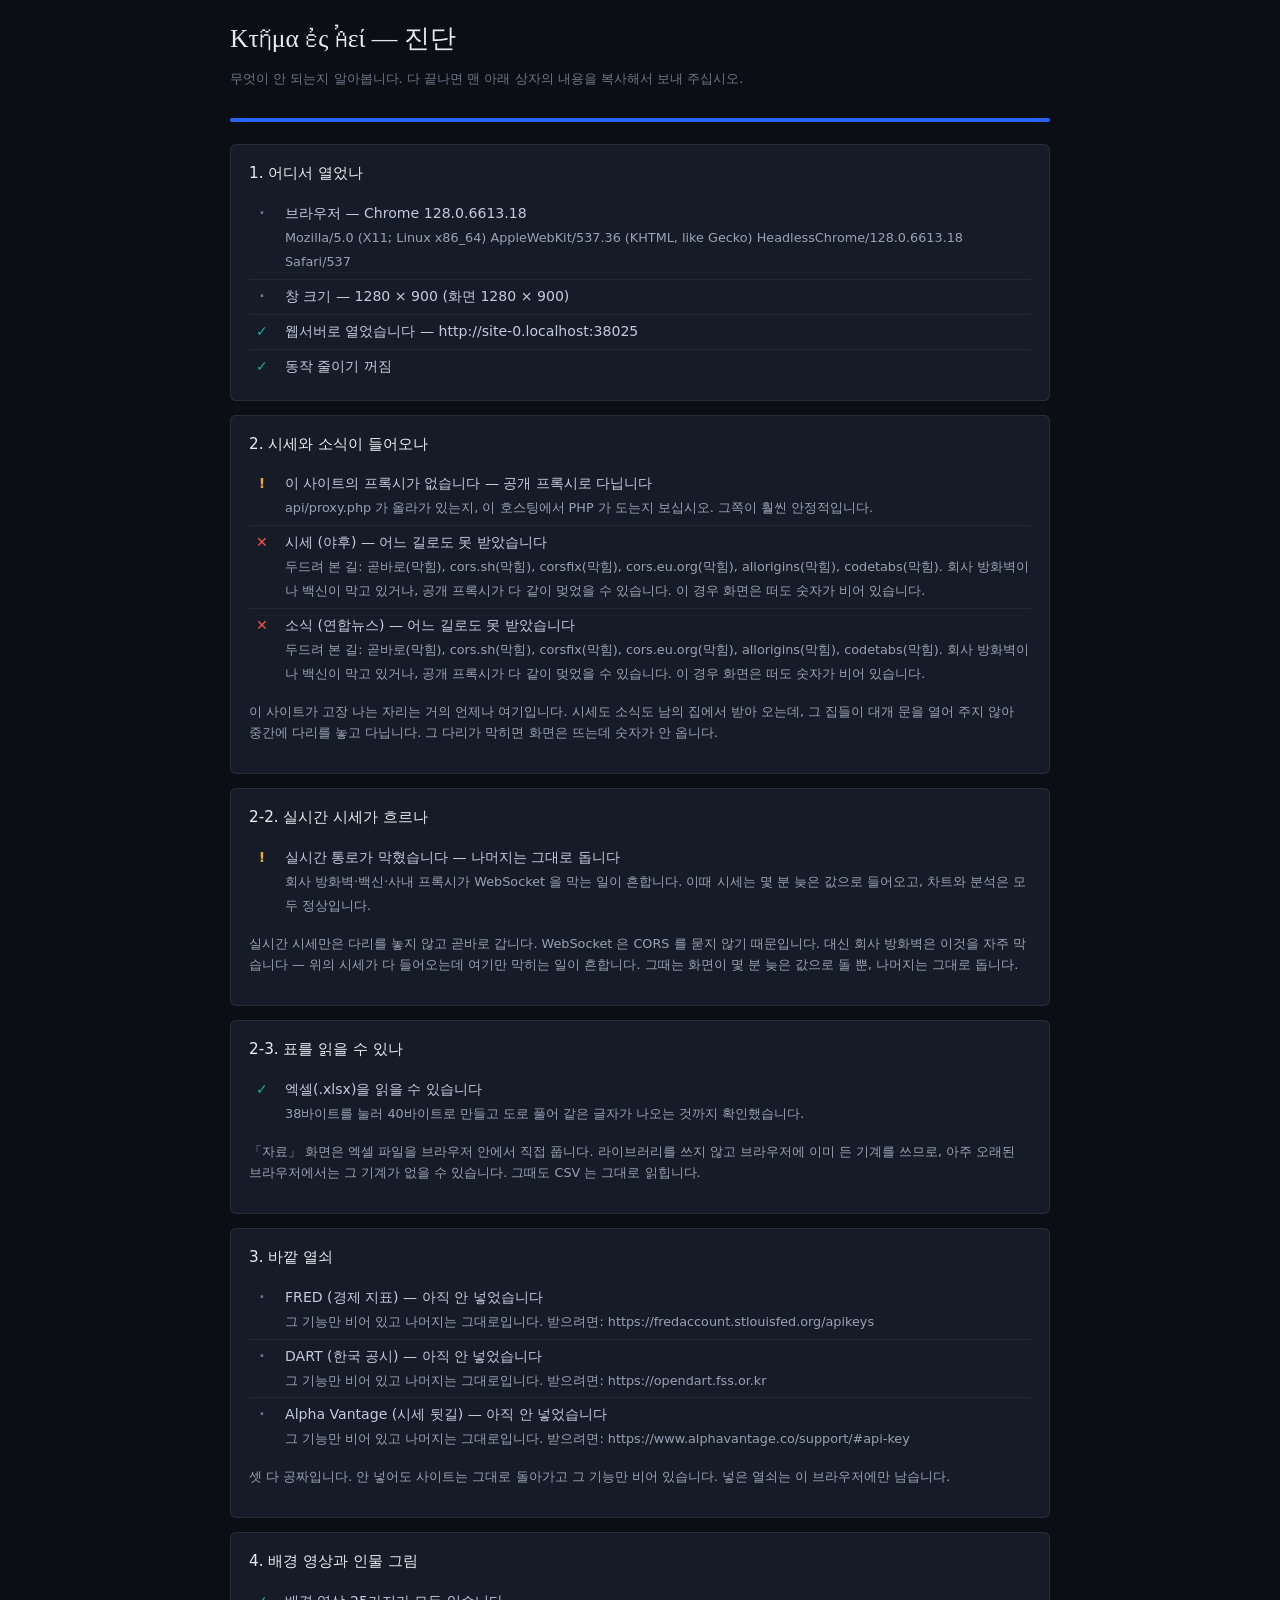
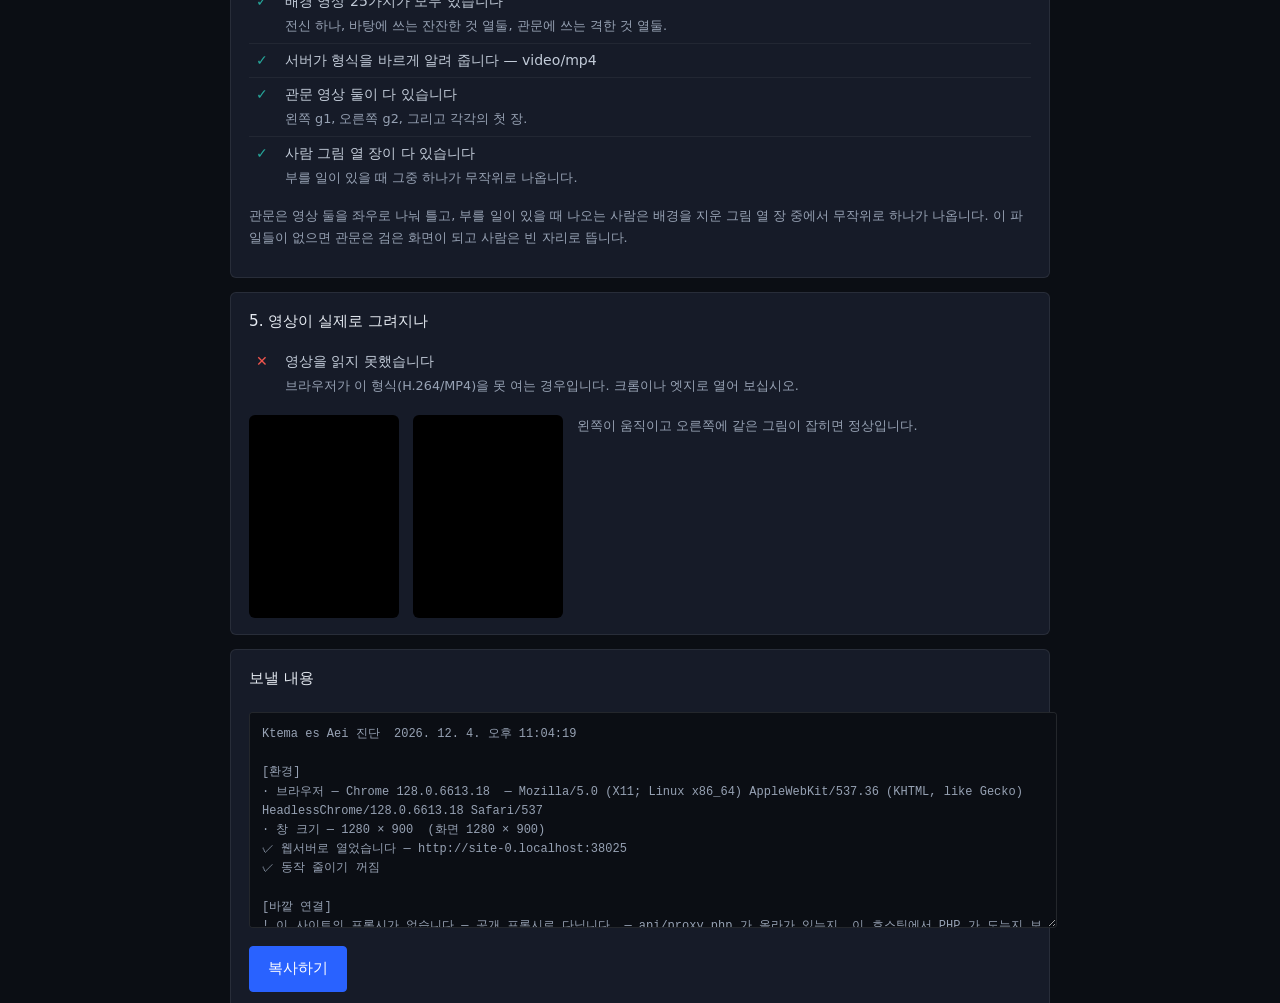
<file: 진단.html>
<!doctype html>
<html lang="ko">
<head>
<meta charset="utf-8">
<meta name="viewport" content="width=device-width, initial-scale=1">
<title>Κτῆμα ἐς Ἀεί — 진단</title>
<style>
  :root { color-scheme: dark; }
  body {
    margin: 0; padding: 24px;
    background: #0b0e14; color: #c2cbd8;
    font: 15px/1.7 "Noto Sans KR", system-ui, sans-serif;
  }
  .wrap { max-width: 820px; margin: 0 auto; }
  h1 { font: 400 1.6rem/1.2 Georgia, serif; color: #e6ebf2; margin: 0 0 4px; }
  .sub { color: #6b7688; font-size: .82rem; margin-bottom: 28px; }
  section { border: 1px solid rgba(255,255,255,.08); border-radius: 6px;
            padding: 16px 18px; margin-bottom: 14px; background: #161b28; }
  h2 { font-size: .95rem; font-weight: 500; margin: 0 0 10px; color: #e6ebf2; }
  .row { display: grid; grid-template-columns: 26px 1fr; gap: 10px;
         padding: 5px 0; align-items: start; font-size: .88rem; }
  .row + .row { border-top: 1px solid rgba(255,255,255,.05); }
  .ok   { color: #26a69a; }
  .bad  { color: #f0554d; }
  .warn { color: #e8a33d; }
  .dim  { color: #6b7688; }
  .mark { font-weight: 700; text-align: center; }
  .detail { color: #97a2b4; font-size: .8rem; }
  video, canvas { border-radius: 6px; background: #000; }
  .stage { display: flex; gap: 14px; align-items: flex-start; flex-wrap: wrap; }
  .stage video { width: 150px; aspect-ratio: 612/828; object-fit: cover; }
  button { font: inherit; padding: 9px 18px; border-radius: 4px; cursor: pointer;
           border: 1px solid #2962ff; background: #2962ff; color: #fff; }
  button:hover { background: #4d84ff; border-color: #4d84ff; }
  textarea { width: 100%; height: 190px; margin-top: 10px; padding: 12px;
             border: 1px solid rgba(255,255,255,.1); border-radius: 4px;
             background: #0b0e14; color: #97a2b4; font: 12px/1.6 monospace; resize: vertical; }
  .bar { height: 4px; border-radius: 99px; background: rgba(255,255,255,.08); overflow: hidden; margin: 14px 0 22px; }
  .bar i { display: block; height: 100%; width: 0; background: #2962ff; transition: width .3s; }
</style>
</head>
<body>
<div class="wrap">
  <h1>Κτῆμα ἐς Ἀεί — 진단</h1>
  <p class="sub">무엇이 안 되는지 알아봅니다. 다 끝나면 맨 아래 상자의 내용을 복사해서 보내 주십시오.</p>
  <div class="bar"><i id="bar"></i></div>

  <section><h2>1. 어디서 열었나</h2><div id="env"></div></section>
  <section>
    <h2>2. 시세와 소식이 들어오나</h2>
    <div id="net"></div>
    <p class="detail" style="margin-top:10px">
      이 사이트가 고장 나는 자리는 거의 언제나 여기입니다. 시세도 소식도
      남의 집에서 받아 오는데, 그 집들이 대개 문을 열어 주지 않아 중간에
      다리를 놓고 다닙니다. 그 다리가 막히면 화면은 뜨는데 숫자가 안 옵니다.
    </p>
  </section>
  <section>
    <h2>2-2. 실시간 시세가 흐르나</h2>
    <div id="live"></div>
    <p class="detail" style="margin-top:10px">
      실시간 시세만은 다리를 놓지 않고 곧바로 갑니다. WebSocket 은 CORS 를
      묻지 않기 때문입니다. 대신 회사 방화벽은 이것을 자주 막습니다 —
      위의 시세가 다 들어오는데 여기만 막히는 일이 흔합니다. 그때는 화면이
      몇 분 늦은 값으로 돌 뿐, 나머지는 그대로 돕니다.
    </p>
  </section>
  <section>
    <h2>2-3. 표를 읽을 수 있나</h2>
    <div id="sheet"></div>
    <p class="detail" style="margin-top:10px">
      「자료」 화면은 엑셀 파일을 브라우저 안에서 직접 풉니다. 라이브러리를
      쓰지 않고 브라우저에 이미 든 기계를 쓰므로, 아주 오래된 브라우저에서는
      그 기계가 없을 수 있습니다. 그때도 CSV 는 그대로 읽힙니다.
    </p>
  </section>
  <section>
    <h2>3. 바깥 열쇠</h2>
    <div id="keys"></div>
    <p class="detail" style="margin-top:10px">
      셋 다 공짜입니다. 안 넣어도 사이트는 그대로 돌아가고 그 기능만 비어 있습니다.
      넣은 열쇠는 이 브라우저에만 남습니다.
    </p>
  </section>
  <section>
    <h2>4. 배경 영상과 인물 그림</h2>
    <div id="files"></div>
    <p class="detail" style="margin-top:10px">
      관문은 영상 둘을 좌우로 나눠 틀고, 부를 일이 있을 때 나오는 사람은
      배경을 지운 그림 열 장 중에서 무작위로 하나가 나옵니다. 이 파일들이
      없으면 관문은 검은 화면이 되고 사람은 빈 자리로 뜹니다.
    </p>
  </section>
  <section>
    <h2>5. 영상이 실제로 그려지나</h2>
    <div id="video"></div>
    <div class="stage" style="margin-top:12px">
      <video id="probe" muted playsinline preload="auto"></video>
      <canvas id="shot" width="150" height="203"></canvas>
      <div class="detail">왼쪽이 움직이고 오른쪽에 같은 그림이 잡히면 정상입니다.</div>
    </div>
  </section>

  <section>
    <h2>보낼 내용</h2>
    <textarea id="report" readonly></textarea>
    <p style="margin-top:10px"><button id="copy">복사하기</button></p>
  </section>
</div>

<script>
/* 이 페이지는 사이트가 고장 났을 때에도 떠야 하므로
   모듈을 하나도 불러오지 않고 혼자 돈다. */

/* 검사들이 저마다 다른 속도로 끝나므로, 끝난 순서대로 적으면
   결과가 엉뚱한 제목 아래로 들어간다. 항목별로 담아 두었다가
   마지막에 순서대로 펴 낸다. */
const GROUPS = { env: '환경', net: '바깥 연결', live: '실시간', sheet: '표 읽기', keys: '바깥 열쇠', files: '영상 파일', video: '영상 재생' };
const bucket = { env: [], net: [], live: [], sheet: [], keys: [], files: [], video: [] };
let done = 0;
const TOTAL = 7;

function step() { document.getElementById('bar').style.width = (++done / TOTAL * 100) + '%'; }

function put(host, state, label, detail) {
  const mark = { ok: '✓', bad: '✕', warn: '!', dim: '·' }[state];
  const row = document.createElement('div');
  row.className = 'row';
  row.innerHTML =
    '<span class="mark ' + state + '">' + mark + '</span>' +
    '<span>' + label + (detail ? '<br><span class="detail">' + detail + '</span>' : '') + '</span>';
  document.getElementById(host).appendChild(row);
  bucket[host].push(mark + ' ' + label.replace(/<[^>]+>/g, '') +
    (detail ? '  — ' + detail.replace(/<[^>]+>/g, '') : ''));
  render();
}

function render() {
  const out = ['Ktema es Aei 진단  ' + new Date().toLocaleString('ko-KR')];
  for (const key of Object.keys(GROUPS)) {
    out.push('', '[' + GROUPS[key] + ']');
    out.push(bucket[key].length ? bucket[key].join('\n') : '  (검사 중…)');
  }
  document.getElementById('report').value = out.join('\n');
}

/* ── 1. 환경 ── */
(function () {
  const ua = navigator.userAgent;
  const name =
    /Edg\//.test(ua) ? 'Edge' :
    /OPR\//.test(ua) ? 'Opera' :
    /Firefox\//.test(ua) ? 'Firefox' :
    /Chrome\//.test(ua) ? 'Chrome' :
    /Safari\//.test(ua) ? 'Safari' : '알 수 없음';
  const ver = (ua.match(/(?:Edg|OPR|Firefox|Chrome|Version)\/([\d.]+)/) || [])[1] || '?';

  put('env', 'dim', '브라우저 — ' + name + ' ' + ver, ua.slice(0, 110));
  put('env', 'dim', '창 크기 — ' + window.innerWidth + ' × ' + window.innerHeight +
      '  (화면 ' + screen.width + ' × ' + screen.height + ')');

  if (location.protocol === 'file:') {
    put('env', 'bad', '파일을 직접 열었습니다 (file://)',
        '이러면 사이트가 뜨지 않습니다. index.html 을 두 번 누르지 말고 <b>START.bat</b> 을 누르십시오.');
  } else {
    put('env', 'ok', '웹서버로 열었습니다 — ' + location.origin);
  }

  const reduce = window.matchMedia('(prefers-reduced-motion: reduce)').matches;
  if (reduce) {
    put('env', 'warn', '"동작 줄이기"가 켜져 있습니다',
        '윈도우 설정 → 접근성 → 시각 효과 → 애니메이션 효과. 켜져 있으면 배경이 멈춥니다. 숫자와 차트는 그대로입니다.');
  } else {
    put('env', 'ok', '동작 줄이기 꺼짐');
  }
  step();
})();

/* ── 3. 바깥 열쇠 ──
   넣어져 있는지만 보는 것이 아니라 실제로 통하는지까지 두드려 본다.
   틀린 열쇠를 넣어 두고 "왜 안 되지" 하는 일이 가장 흔하다. */
(async function () {
  let cfg = {};
  try { cfg = JSON.parse(localStorage.getItem('ktema.v1') || '{}'); } catch (e) { /* 무시 */ }

  const enc = encodeURIComponent;
  const WHERE = {
    keyFred:  ['FRED (경제 지표)',  'https://fredaccount.stlouisfed.org/apikeys'],
    keyDart:  ['DART (한국 공시)',  'https://opendart.fss.or.kr'],
    keyAlpha: ['Alpha Vantage (시세 뒷길)', 'https://www.alphavantage.co/support/#api-key'],
  };

  // 이 사이트와 같은 길로 두드린다 (5장의 ROUTES 와 같은 목록)
  const via = async (url) => {
    const routes = [
      (u) => 'api/proxy.php?url=' + enc(u),
      (u) => u,
      (u) => 'https://proxy.cors.sh/' + u,
      (u) => 'https://proxy.corsfix.com/?' + u,
      (u) => 'https://cors.eu.org/' + u,
      (u) => 'https://api.allorigins.win/raw?url=' + enc(u),
    ];
    for (const make of routes) {
      try {
        const c = new AbortController();
        const timer = setTimeout(() => c.abort(), 10000);
        const r = await fetch(make(url), { signal: c.signal, cache: 'no-store' });
        const t = await r.text();
        clearTimeout(timer);
        if (r.ok && t.length > 40) return t;
      } catch (e) { /* 다음 길 */ }
    }
    return null;
  };

  for (const [key, [label, url]] of Object.entries(WHERE)) {
    const val = String(cfg[key] || '').trim();
    if (!val) {
      put('keys', 'dim', label + ' — 아직 안 넣었습니다',
          '그 기능만 비어 있고 나머지는 그대로입니다. 받으려면: ' + url);
      continue;
    }

    if (key === 'keyFred') {
      const t = await via('https://api.stlouisfed.org/fred/series/observations'
        + '?series_id=T10Y2Y&api_key=' + enc(val) + '&file_type=json&limit=1&sort_order=desc');
      if (t && t.includes('observations')) put('keys', 'ok', label + ' — 통합니다');
      else put('keys', 'bad', label + ' — 넣었는데 통하지 않습니다',
               '열쇠가 틀렸거나 길이 막혔습니다. ' + url + ' 에서 다시 확인해 보십시오.');
    } else if (key === 'keyDart') {
      const t = await via('https://opendart.fss.or.kr/api/list.json?crtfc_key=' + enc(val)
        + '&bgn_de=20200101&end_de=20200102&page_count=1');
      // 000 성공, 013 은 "찾은 것 없음" 이라 열쇠는 맞다
      if (t && (t.includes('"000"') || t.includes('"013"'))) put('keys', 'ok', label + ' — 통합니다');
      else if (t && t.includes('"010"')) put('keys', 'bad', label + ' — 등록되지 않은 열쇠입니다');
      else if (t && t.includes('"011"')) put('keys', 'bad', label + ' — 사용할 수 없는 열쇠입니다');
      else put('keys', 'bad', label + ' — 넣었는데 통하지 않습니다', url);
    } else {
      // Alpha Vantage 는 CORS 가 열려 있어 곧바로 두드린다
      try {
        const r = await fetch('https://www.alphavantage.co/query?function=GLOBAL_QUOTE'
          + '&symbol=IBM&apikey=' + enc(val), { cache: 'no-store' });
        const j = await r.json();
        if (j['Global Quote']) put('keys', 'ok', label + ' — 통합니다');
        else if (j.Note || j.Information) {
          put('keys', 'warn', label + ' — 오늘 한도를 다 썼습니다',
              String(j.Note || j.Information).slice(0, 120));
        } else put('keys', 'bad', label + ' — 넣었는데 통하지 않습니다', url);
      } catch (e) {
        put('keys', 'bad', label + ' — 두드리지 못했습니다', e.message);
      }
    }
  }

  step();
})();

/* ── 4. 파일 ── */
(async function () {
  // 전신 하나 + 잔잔한 것 열둘(바탕) + 격한 것 열둘(관문)
  const want = ['full'];
  for (let i = 1; i <= 12; i++) want.push('calm-' + String(i).padStart(2, '0'));
  for (let i = 1; i <= 12; i++) want.push('wild-' + String(i).padStart(2, '0'));

  let ok = 0;
  const bad = [];
  for (const name of want) {
    try {
      const r = await fetch('assets/media/ink/' + name + '.mp4', { method: 'HEAD' });
      if (r.ok) ok++; else bad.push(name + ' (' + r.status + ')');
    } catch (e) { bad.push(name + ' (못 받음)'); }
  }

  if (ok === want.length) {
    put('files', 'ok', '배경 영상 ' + want.length + '가지가 모두 있습니다',
        '전신 하나, 바탕에 쓰는 잔잔한 것 열둘, 관문에 쓰는 격한 것 열둘.');
  } else {
    put('files', 'bad', '낯빛 ' + ok + '가지만 있습니다',
        '없는 것: ' + bad.join(', ') + ' — 압축을 다시 풀어 보십시오.');
  }

  try {
    const r = await fetch('assets/media/ink/full.mp4', { method: 'HEAD' });
    const type = r.headers.get('content-type') || '(없음)';
    if (/video\/mp4/i.test(type)) put('files', 'ok', '서버가 형식을 바르게 알려 줍니다 — ' + type);
    else put('files', 'warn', '서버가 형식을 이상하게 알려 줍니다 — ' + type,
            '웹호스팅이라면 .htaccess 가 올라갔는지 보십시오.');
  } catch (e) { /* 위에서 이미 잡았다 */ }

  /* ── 관문의 영상 둘 ──
     화면을 좌우로 나눠 트는 것들이다. 하나만 없어도 반쪽이 검게 남는다. */
  const gate = ['g1.mp4', 'g2.mp4', 'g1.jpg', 'g2.jpg'];
  const gateBad = [];
  for (const name of gate) {
    try {
      const r = await fetch('assets/media/gate/' + name, { method: 'HEAD' });
      if (!r.ok) gateBad.push(name + ' (' + r.status + ')');
    } catch (e) { gateBad.push(name + ' (못 받음)'); }
  }
  if (!gateBad.length) {
    put('files', 'ok', '관문 영상 둘이 다 있습니다', '왼쪽 g1, 오른쪽 g2, 그리고 각각의 첫 장.');
  } else {
    put('files', 'bad', '관문 영상이 모자랍니다', '없는 것: ' + gateBad.join(', '));
  }

  /* ── 부를 때 나오는 사람 ──
     배경을 지운 그림 열 장. 없으면 말풍선만 뜨고 사람 자리가 빈다. */
  const cast = ['neko', 'warau', 'inori', 'ningyou', 'kimono',
                'gakusha', 'futatsu', 'sailor', 'hibi', 'bara'];
  const castBad = [];
  for (const name of cast) {
    try {
      const r = await fetch('assets/media/cast/' + name + '.webp', { method: 'HEAD' });
      if (!r.ok) castBad.push(name);
    } catch (e) { castBad.push(name); }
  }
  if (!castBad.length) {
    put('files', 'ok', '사람 그림 열 장이 다 있습니다',
        '부를 일이 있을 때 그중 하나가 무작위로 나옵니다.');
  } else {
    put('files', 'warn', '사람 그림 ' + (cast.length - castBad.length) + '장만 있습니다',
        '없는 것: ' + castBad.join(', ') + '. 나머지로 돌아갑니다.');
  }
  step();
})();

/* ── 3. 그려지나 ── */
(async function () {
  const v = document.getElementById('probe');
  const shot = document.getElementById('shot');
  v.src = 'assets/media/ink/calm-04.mp4';

  const loaded = await new Promise((res) => {
    v.onloadeddata = () => res(true);
    v.onerror = () => res(false);
    setTimeout(() => res(false), 12000);
  });

  if (!loaded) {
    put('video', 'bad', '영상을 읽지 못했습니다',
        '브라우저가 이 형식(H.264/MP4)을 못 여는 경우입니다. 크롬이나 엣지로 열어 보십시오.');
    step(); return;
  }
  put('video', 'ok', '영상을 읽었습니다 — ' + v.videoWidth + '×' + v.videoHeight +
      ', ' + v.duration.toFixed(1) + '초');

  v.currentTime = 2;
  await new Promise((r) => { v.onseeked = r; setTimeout(r, 3000); });

  /* 정말로 그림이 그려졌는지는 '한 가지 색으로만 채워져 있지 않은가'
     로 판단한다. 밝기 하나만 재면 안 된다 — 그리기가 실패한 캔버스는
     온통 검은데, 이 영상도 어두운 쪽이라 검은 것만으로는 못 가른다.
     그림이 있으면 밝은 곳과 어두운 곳이 함께 있다. */
  try {
    const g = shot.getContext('2d');
    g.fillStyle = '#0b0e14';
    g.fillRect(0, 0, shot.width, shot.height);
    g.drawImage(v, 0, 0, shot.width, shot.height);

    const d = g.getImageData(0, 0, shot.width, shot.height).data;
    let lo = 255, hi = 0, sum = 0, n = 0;
    for (let i = 0; i < d.length; i += 4) {
      const l = d[i] * 0.3 + d[i + 1] * 0.59 + d[i + 2] * 0.11;
      if (l < lo) lo = l;
      if (l > hi) hi = l;
      sum += l; n += 1;
    }
    const spread = Math.round(hi - lo);
    const mean = Math.round(sum / n);

    if (spread < 12) {
      put('video', 'bad', '그림이 그려지지 않습니다 (명암 차 ' + spread + ')',
          '한 가지 색으로만 채워졌습니다. 그래픽 드라이버나 하드웨어 가속 문제일 수 있습니다. '
          + '브라우저 설정에서 하드웨어 가속을 꺼 보십시오.');
    } else {
      put('video', 'ok', '잘 그려집니다 — 명암 차 ' + spread + ', 평균 밝기 ' + mean,
          '배경에서는 여기서 다시 흐리고 어둡게 눌러 아주 옅게만 깔립니다.');
    }
  } catch (e) {
    put('video', 'warn', '그림을 확인하지 못했습니다', e.message);
  }

  try {
    await v.play();
    put('video', 'ok', '자동 재생이 됩니다 — 배경이 움직입니다');
    v.pause();
  } catch (e) {
    put('video', 'warn', '자동 재생이 막혀 있습니다',
        '배경이 정지 그림으로 남습니다. 숫자와 차트는 그대로입니다.');
  }
  step();
})();

/* ── 5. 바깥 ──
   본 사이트와 똑같은 길들을 똑같은 차례로 두드려 본다. 어느 길이
   열리는지까지 알려 주어야 "왜 소식은 오는데 시세는 안 오는가" 같은
   물음에 답할 수 있다. (assets/js/net/proxy.js 의 ROUTES 와 같은 목록이다) */
(async function () {
  const enc = encodeURIComponent;
  const ROUTES = [
    ['이 사이트의 프록시', (u) => 'api/proxy.php?url=' + enc(u)],
    ['곧바로',            (u) => u],
    ['cors.sh',           (u) => 'https://proxy.cors.sh/' + u],
    ['corsfix',           (u) => 'https://proxy.corsfix.com/?' + u],
    ['cors.eu.org',       (u) => 'https://cors.eu.org/' + u],
    ['allorigins',        (u) => 'https://api.allorigins.win/raw?url=' + enc(u)],
    ['codetabs',          (u) => 'https://api.codetabs.com/v1/proxy?quest=' + enc(u)],
  ];

  // 이 집의 프록시가 살아 있는지 먼저 묻는다. 없으면 그 길은 건너뛴다.
  let hasSelf = false;
  try {
    const r = await fetch('api/proxy.php?ping=1', { cache: 'no-store' });
    hasSelf = r.ok && (await r.text()).trim() === 'ktema-proxy';
  } catch (e) { /* 없는 것이다 */ }

  // 내 컴퓨터에서 미리 보는 중이라면 PHP 가 없는 것이 당연하다.
  // 그때까지 느낌표를 띄우면 없는 병을 걱정하게 된다.
  const localPreview = /^(localhost|127\.0\.0\.1|\[::1\])$/.test(location.hostname);

  if (hasSelf) {
    put('net', 'ok', '이 사이트의 프록시(api/proxy.php)가 살아 있습니다');
  } else if (localPreview) {
    put('net', 'dim', '이 사이트의 프록시는 쉬고 있습니다 — 공개 프록시로 다닙니다',
        '미리보기 서버(serve.mjs)는 PHP 를 돌리지 못합니다. 정상입니다. '
        + 'PHP 가 되는 웹호스팅에 올리면 저절로 살아납니다.');
  } else {
    put('net', 'warn', '이 사이트의 프록시가 없습니다 — 공개 프록시로 다닙니다',
        'api/proxy.php 가 올라가 있는지, 이 호스팅에서 PHP 가 도는지 보십시오. '
        + '그쪽이 훨씬 안정적입니다.');
  }

  const targets = [
    ['시세 (야후)', 'https://query1.finance.yahoo.com/v8/finance/chart/%5EKS11?range=5d&interval=1d'],
    ['소식 (연합뉴스)', 'https://www.yna.co.kr/rss/economy.xml'],
  ];

  for (const [label, url] of targets) {
    const tried = [];
    let won = null;

    for (const [name, make] of ROUTES) {
      if (name === '이 사이트의 프록시' && !hasSelf) continue;
      try {
        const c = new AbortController();
        const timer = setTimeout(() => c.abort(), 12000);
        const r = await fetch(make(url), { signal: c.signal, cache: 'no-store' });
        const t = await r.text();
        clearTimeout(timer);
        if (r.ok && t.length > 200) { won = [name, t.length]; break; }
        tried.push(name + '(' + r.status + ')');
      } catch (e) {
        tried.push(name + '(막힘)');
      }
    }

    if (won) {
      put('net', 'ok', label + ' — 잘 받아집니다 (' + won[1] + '바이트)',
          '길: ' + won[0] + (tried.length ? ' · 앞서 막힌 길: ' + tried.join(', ') : ''));
    } else {
      put('net', 'bad', label + ' — 어느 길로도 못 받았습니다',
          '두드려 본 길: ' + tried.join(', ') + '. 회사 방화벽이나 백신이 막고 있거나, '
          + '공개 프록시가 다 같이 멎었을 수 있습니다. 이 경우 화면은 떠도 숫자가 비어 있습니다.');
    }
  }
  step();
})();

/* ── 6. 실시간 ──
   WebSocket 은 CORS 를 묻지 않으므로 다리를 놓지 않고 곧바로 간다.
   그래서 여기가 막히는 이유는 위와 다르다 — 프록시가 아니라 방화벽이다.

   장이 닫혀 있으면 국내 주식은 한 줄도 오지 않는다. 그러면 '막힘' 과
   '조용함' 을 가릴 수 없다. 그래서 밤낮없이 뛰는 비트코인을 같이
   신청해 둔다. 문이 열려 있다면 이것만은 반드시 온다. */
(async function () {
  const put1 = (state, label, detail) => { put('live', state, label, detail); step(); };

  if (!('WebSocket' in window)) {
    return put1('bad', '이 브라우저는 WebSocket 을 모릅니다',
                '실시간은 못 씁니다. 시세는 몇 분 늦은 값으로 들어옵니다.');
  }

  let ws, timer, settled = false;
  const done = (state, label, detail) => {
    if (settled) return;
    settled = true;
    clearTimeout(timer);
    try { ws && ws.close(); } catch (e) { /* 이미 닫혔다 */ }
    put1(state, label, detail);
  };

  const t0 = Date.now();
  let opened = 0;

  try {
    ws = new WebSocket('wss://streamer.finance.yahoo.com/?version=2');
  } catch (e) {
    return done('bad', '실시간 통로를 열지 못했습니다', String(e && e.message || e));
  }

  ws.addEventListener('open', () => {
    opened = Date.now() - t0;
    // 비트코인은 늘 뛴다. 코스피는 장중에만 온다.
    ws.send(JSON.stringify({ subscribe: ['BTC-USD', '^KS11', '005930.KS'] }));
  });

  ws.addEventListener('message', (ev) => {
    const n = (ev.data || '').length;
    done('ok', '실시간 시세가 흐릅니다 (' + opened + 'ms 만에 연결, 첫 줄 ' + n + '바이트)',
         '차트 위 초록 점이 켜지고 값이 저절로 바뀝니다.');
  });

  ws.addEventListener('error', () => {
    done('warn', '실시간 통로가 막혔습니다 — 나머지는 그대로 돕니다',
         '회사 방화벽·백신·사내 프록시가 WebSocket 을 막는 일이 흔합니다. '
         + '이때 시세는 몇 분 늦은 값으로 들어오고, 차트와 분석은 모두 정상입니다.');
  });

  ws.addEventListener('close', (ev) => {
    done('warn', '실시간 통로가 곧 닫혔습니다 (코드 ' + ev.code + ')',
         '방화벽이 중간에서 끊는 모양입니다. 실시간만 못 쓰고 나머지는 그대로 돕니다.');
  });

  timer = setTimeout(() => {
    if (opened) {
      done('warn', '연결은 되었는데 한 줄도 오지 않습니다',
           '야후 쪽이 잠시 조용하거나 종목 이름이 바뀐 것일 수 있습니다. '
           + '잠시 뒤 다시 열어 보십시오.');
    } else {
      done('bad', '실시간 통로가 응답하지 않습니다',
           '12초를 기다렸습니다. 방화벽이 조용히 삼키는 모양입니다.');
    }
  }, 12000);
})();

/* ── 7. 표 읽기 ──
   엑셀(.xlsx)은 zip 이고 안에 든 것은 XML 이다. 브라우저에 압축 푸는
   기계(DecompressionStream)가 있으면 라이브러리 없이 읽을 수 있다.

   있다고 말만 하고 끝내지 않는다. 진짜로 눌렀다 풀어 보고, 나온 글자가
   넣은 글자와 같은지까지 본다 — 있다고 해 놓고 안 되는 것이 가장 나쁘다. */
(async function () {
  const put1 = (state, label, detail) => { put('sheet', state, label, detail); step(); };

  if (typeof DecompressionStream !== 'function') {
    return put1('warn', '이 브라우저는 압축을 풀지 못합니다',
      '엑셀(.xlsx)은 못 읽고 CSV 는 그대로 읽힙니다. '
      + '엑셀에서 「다른 이름으로 저장 → CSV」로 바꿔 올리십시오.');
  }

  try {
    const src = '가나다 ABC 123 — 눌렀다 푼다';
    const enc = new TextEncoder().encode(src);
    const packed = await new Response(
      new Blob([enc]).stream().pipeThrough(new CompressionStream('deflate-raw'))
    ).arrayBuffer();
    const back = await new Response(
      new Blob([packed]).stream().pipeThrough(new DecompressionStream('deflate-raw'))
    ).text();

    if (back !== src) {
      return put1('bad', '압축을 풀었는데 글자가 달라집니다',
        '넣은 것: ' + src + ' / 나온 것: ' + back);
    }
    put1('ok', '엑셀(.xlsx)을 읽을 수 있습니다',
      enc.length + '바이트를 눌러 ' + packed.byteLength + '바이트로 만들고 '
      + '도로 풀어 같은 글자가 나오는 것까지 확인했습니다.');
  } catch (e) {
    put1('warn', '압축 기계가 있는데 돌지 않습니다',
      String(e && e.message || e) + '. CSV 로 바꿔 올리면 됩니다.');
  }
})();

/* ── 복사 ── */
document.getElementById('copy').addEventListener('click', async () => {
  const ta = document.getElementById('report');
  try { await navigator.clipboard.writeText(ta.value); }
  catch { ta.select(); document.execCommand('copy'); }
  const b = document.getElementById('copy');
  b.textContent = '복사했습니다';
  setTimeout(() => { b.textContent = '복사하기'; }, 2000);
});
</script>
</body>
</html>
</file>
